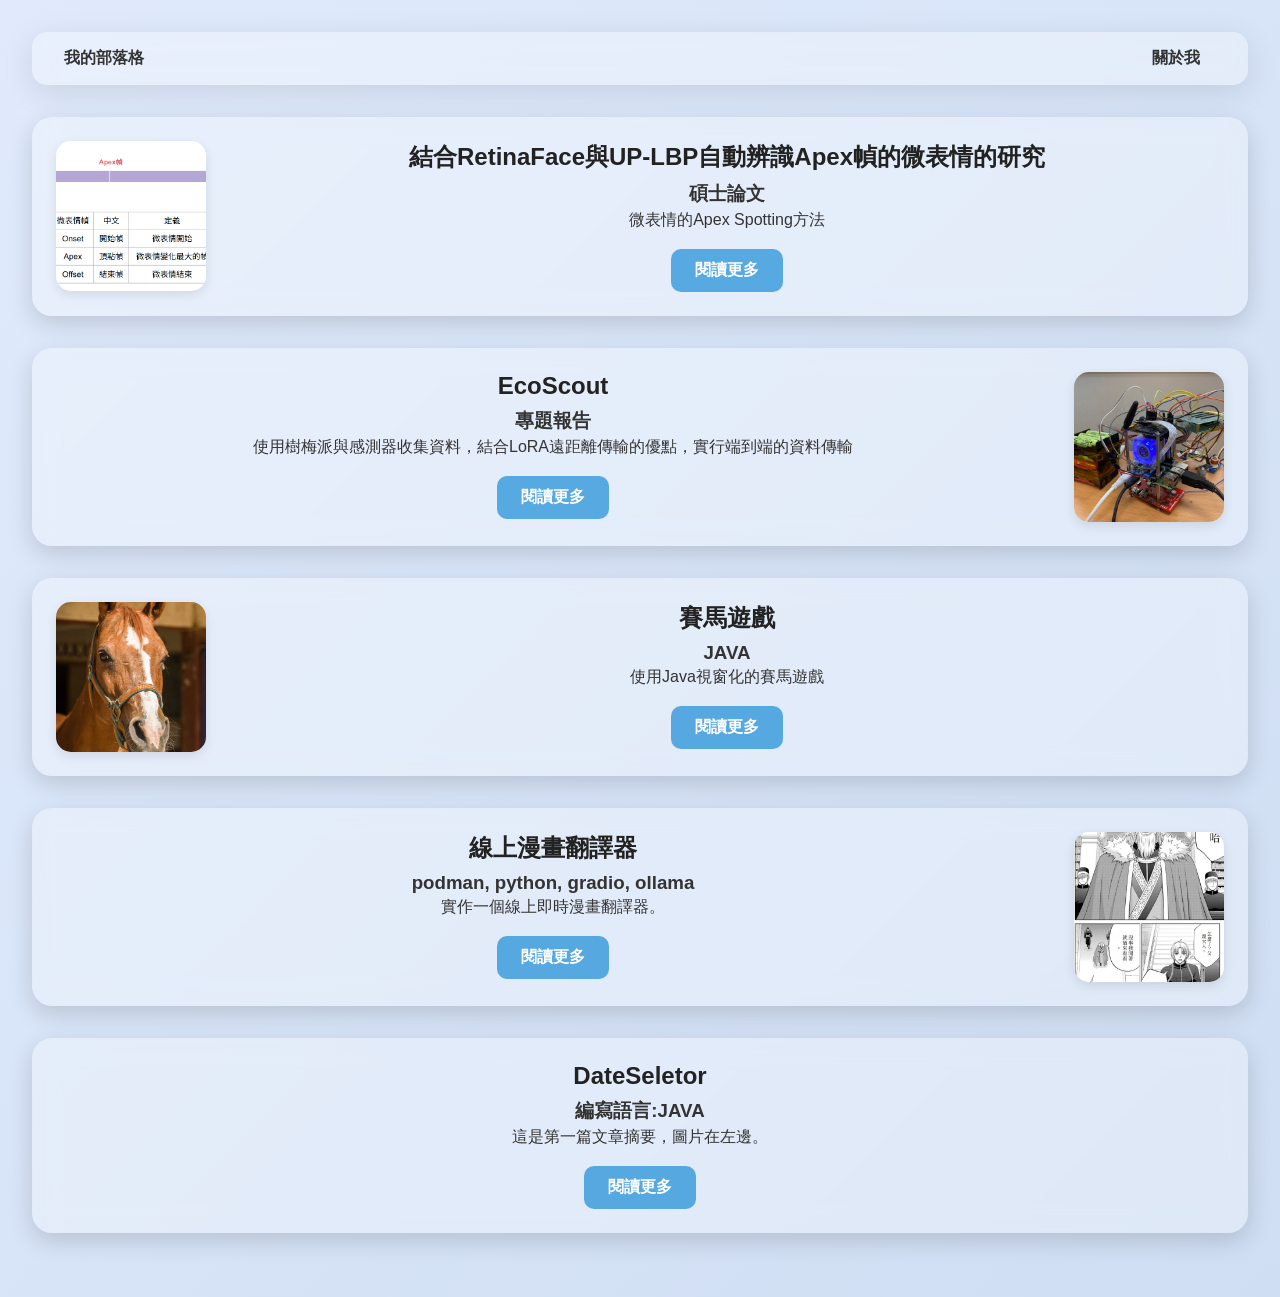
<file: index.html>
<head>
    <link rel="stylesheet" type="text/css" href="./b.css">
</head>
<body>

  <nav>
    <div><strong>我的部落格</strong></div>
    <div>
      <!--<a href="#">首頁</a>-->
      <a href="./about.html">關於我</a>
      <!--<a href="#">聯絡</a>-->
    </div>
  </nav>
  <div class="card">
    <img class="card-img" src="./projectHTML/projectIMG/thesis/ME_define.PNG" alt="文章圖片">
    <div class="card-content">
      <h2>結合RetinaFace與UP-LBP自動辨識Apex幀的微表情的研究</h2>
      <h3>碩士論文</h3>
      <p>微表情的Apex Spotting方法</p>
      <a href="./projectHTML/thesis.html" class="button">閱讀更多</a>
    </div>
  </div>
   <div class="card-reverse">
    <img class="card-img" src="./projectHTML/projectIMG/EcoScout/EcoScoutClient.png" alt="文章圖片">
    <div class="card-content">
      <h2>EcoScout</h2>
      <h3>專題報告</h3>
      <p>使用樹梅派與感測器收集資料，結合LoRA遠距離傳輸的優點，實行端到端的資料傳輸</p>
      <a href="./projectHTML/EcoScout.html" class="button">閱讀更多</a>
    </div>
  </div>
  <div class="card">
    <img class="card-img" src="./IMG/123.jpg" alt="文章圖片">
    <div class="card-content">
      <h2>賽馬遊戲</h2>
      <h3>JAVA</h3>
      <p>使用Java視窗化的賽馬遊戲</p>
      <a href="./projectHTML/RacingHorses.html" class="button">閱讀更多</a>
    </div>
  </div>
   <div class="card-reverse">
    <img class="card-img" src="./projectHTML/projectIMG/MangaTranslater/MangaTranslated.png" alt="文章圖片">
    <div class="card-content">
      <h2>線上漫畫翻譯器</h2>
      <h3>podman, python, gradio, ollama</h3>
      <p>實作一個線上即時漫畫翻譯器。</p>
      <a href="./projectHTML/MangaTranslator.html" class="button">閱讀更多</a>
    </div>
  </div>
  <div class="card">
    <!--<img class="card-img" src="./IMG/123.jpg" alt="文章圖片">-->
    <div class="card-content">
      <h2>DateSeletor</h2>
      <h3>編寫語言:JAVA</h3>
      <p>這是第一篇文章摘要，圖片在左邊。</p>
      <a href="./projectHTML/DateSelector.html" class="button">閱讀更多</a>
    </div>
  </div>
</body>
</file>
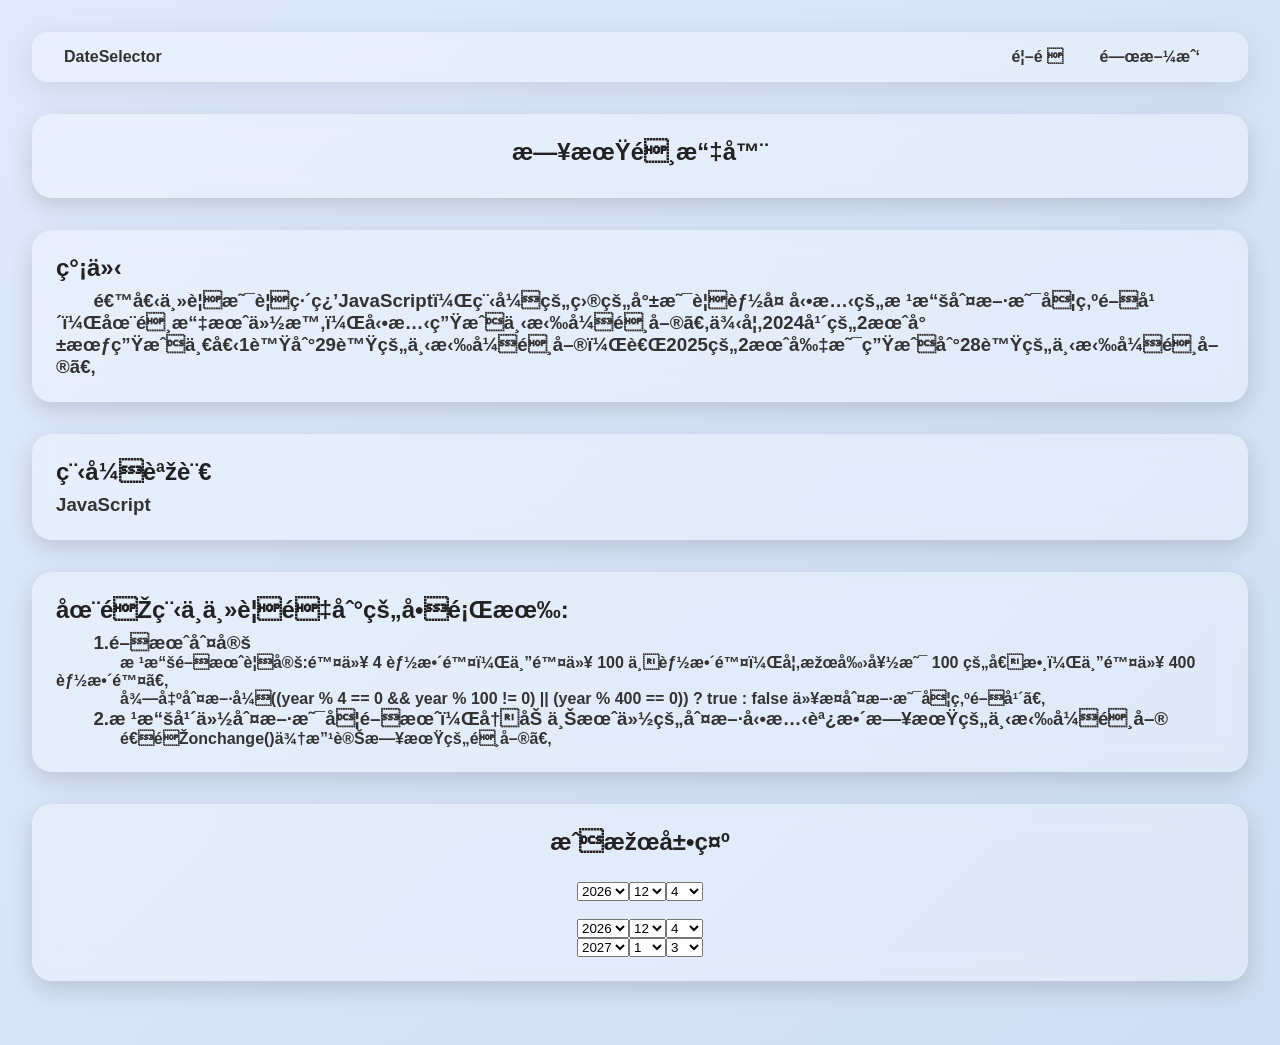
<file: projectHTML/DateSelector.html>
<head>
    <link rel="stylesheet" type="text/css" href="./b.css">
    <script src="./js/DateSelector.js" charset="utf-8"></script>
</head>
<body>

  <nav>
    <div><strong>DateSelector</strong></div>
    <div>
      <a href="../project.html">首頁</a>
      <a href="../about.html">關於我</a>
      <!--<a href="#"></a>-->
    </div>
  </nav>

  <div class="card-title">
    
    <div class="card-content">
      <h2>日期選擇器</h2>
    </div>
  </div>
  <div class="card">
    <div class="card-content">
      <h2>簡介</h2>
      <h3>&emsp;&emsp;這個主要是要練習JavaScript，程式的目的就是要能夠動態的根據判斷是否為閏年，在選擇月份時，動態生成下拉式選單。例如2024年的2月就會生成一個1號到29號的下拉式選單，而2025的2月則是生成到28號的下拉式選單。</h3>
    </div>
  </div>
  <div class="card">
    
    <div class="card-content">
      <h2 >程式語言</h2>
      <h3>JavaScript</h3>
    </div>
  </div>
<div class="card">
    
    <div class="card-content">
      <h2 >在過程中主要遇到的問題有:</h2>
      <h3 >&emsp;&emsp;1.閏月判定</h3>
      <h4 >&emsp;&emsp;&emsp;&emsp;根據閏月規定:除以 4 能整除，且除以 100 不能整除，如果剛好是 100 的倍數，且除以 400 能整除。</h4>
      <h4 >&emsp;&emsp;&emsp;&emsp;得出判斷式((year % 4 == 0 && year % 100 != 0) || (year % 400 == 0)) ? true : false 以此判斷是否為閏年。</h4>
      <h3 >&emsp;&emsp;2.根據年份判斷是否閏月，再加上月份的判斷動態調整日期的下拉式選單</h3>
      <h4 >&emsp;&emsp;&emsp;&emsp;透過onchange()來改變日期的選單。</h4>
    </div>
  </div>
<div class="card-conclude">
    
    <div class="card-content">
      <h2 >成果展示</h2><br>
      <div class="DateSelector tw-single">
      </div>
      <br>
      <div class="DateSelector tw-start">
      </div>
      <div class="DateSelector tw-end">
      </div>
    </div>
  </div>

</body>
</file>
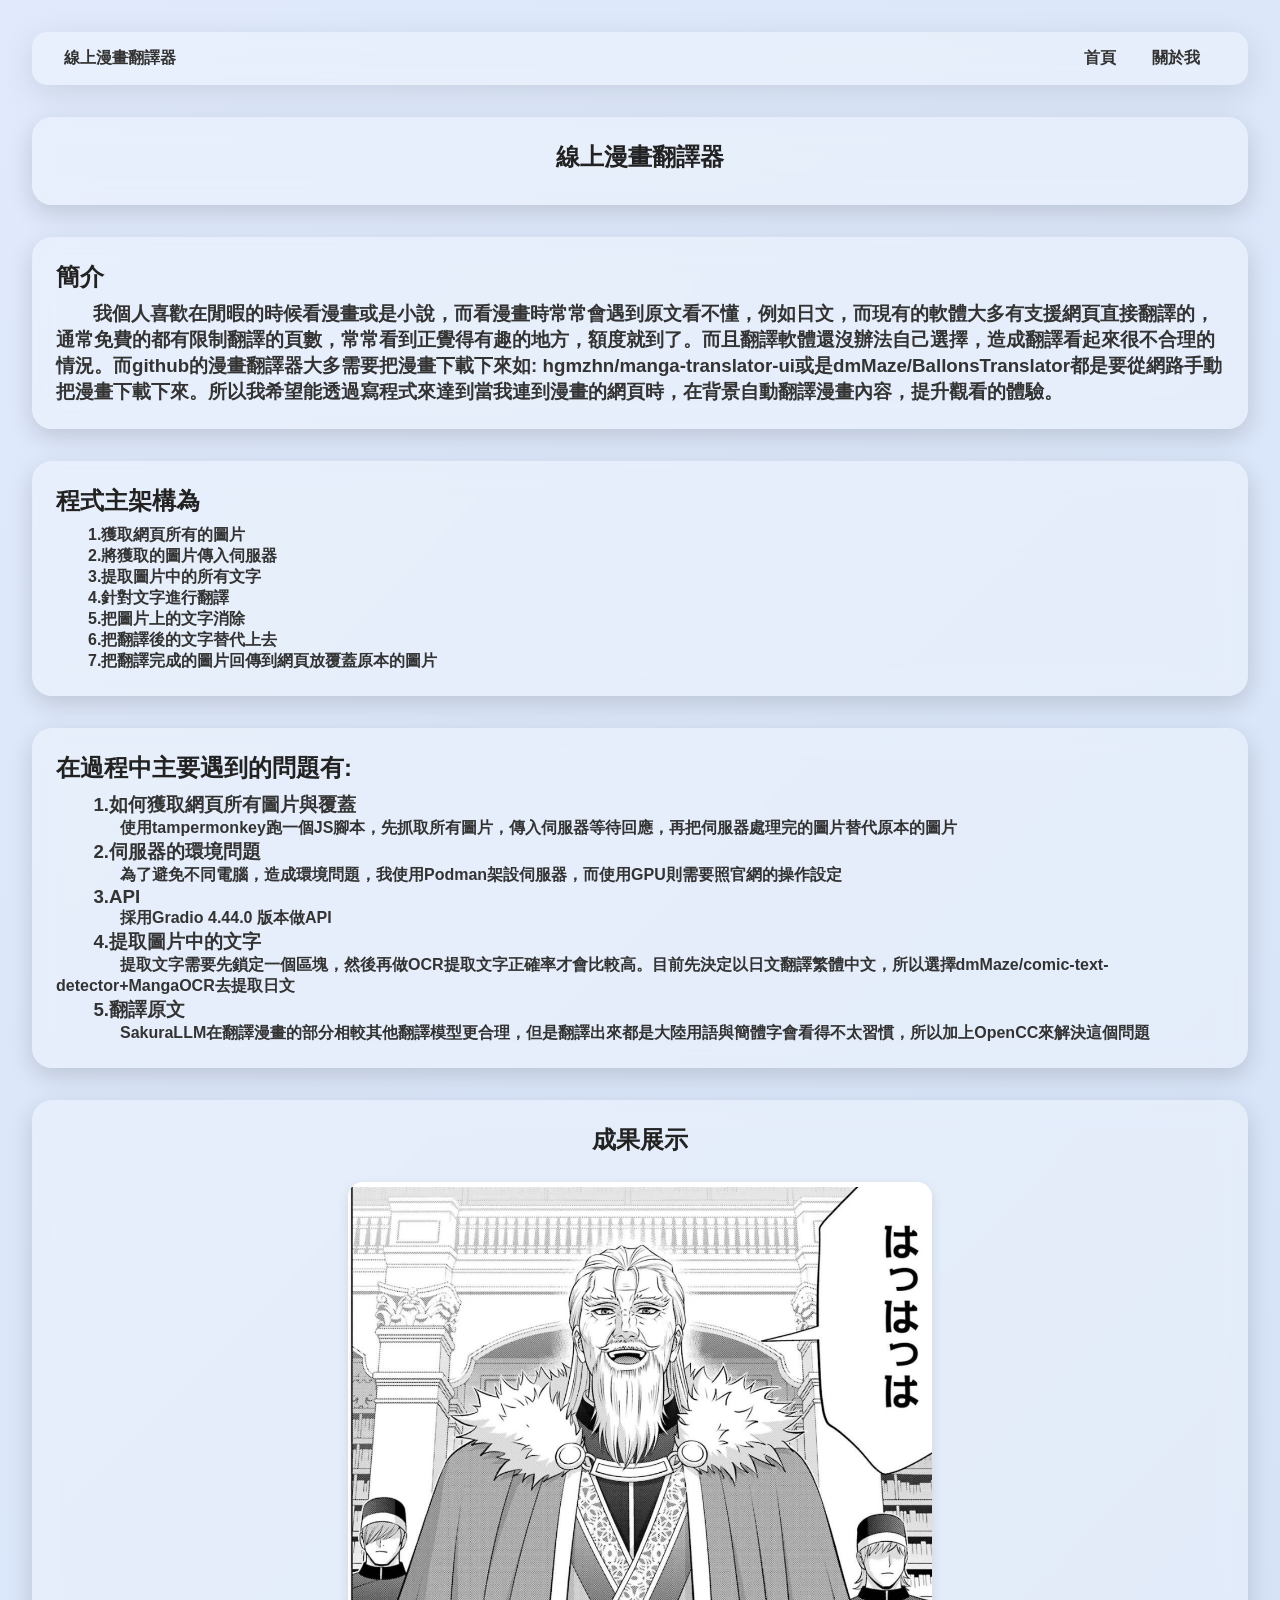
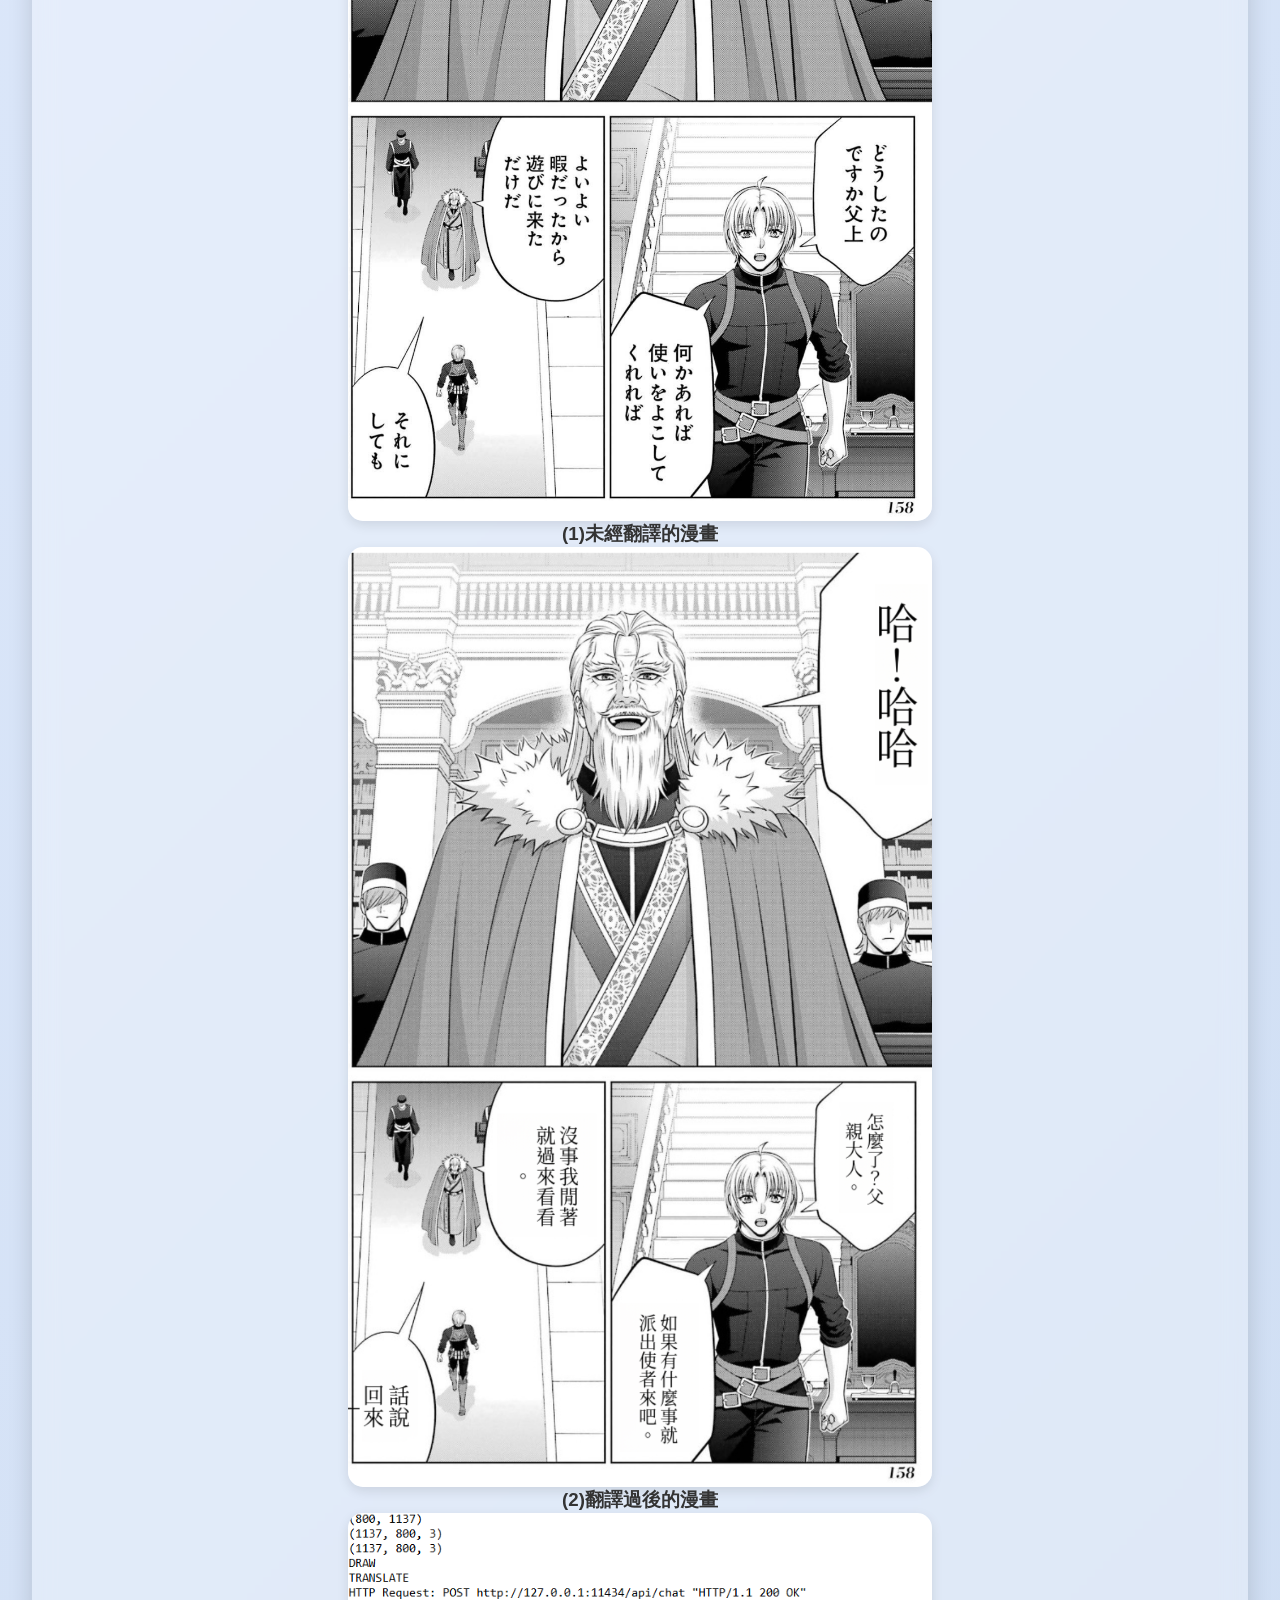
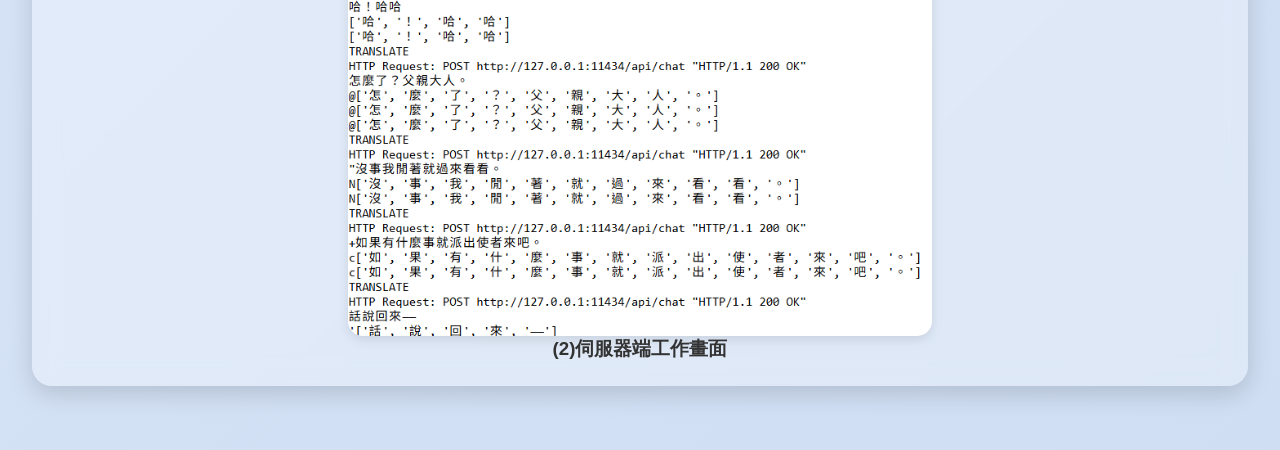
<file: projectHTML/MangaTranslator.html>
<head>
    <link rel="stylesheet" type="text/css" href="./b.css">
    
</head>
<body>

  <nav>
    <div><strong>線上漫畫翻譯器</strong></div>
    <div>
      <a href="../project.html">首頁</a>
      <a href="../about.html">關於我</a>
      <!--<a href="#"></a>-->
    </div>
  </nav>

  <div class="card-title">
    <!--<img class="card-img" src="../IMG/123.jpg" alt="文章圖片">-->
    <div class="card-content">
      <h2>線上漫畫翻譯器</h2>
      
      <!--<a href="#" class="button">Github</a>-->
    </div>
  </div>
  <div class="card">
    <div class="card-content">
      <h2>簡介</h2>
      <h3>&emsp;&emsp;我個人喜歡在閒暇的時候看漫畫或是小說，而看漫畫時常常會遇到原文看不懂，例如日文，而現有的軟體大多有支援網頁直接翻譯的，通常免費的都有限制翻譯的頁數，常常看到正覺得有趣的地方，額度就到了。而且翻譯軟體還沒辦法自己選擇，造成翻譯看起來很不合理的情況。而github的漫畫翻譯器大多需要把漫畫下載下來如: hgmzhn/manga-translator-ui或是dmMaze/BallonsTranslator都是要從網路手動把漫畫下載下來。所以我希望能透過寫程式來達到當我連到漫畫的網頁時，在背景自動翻譯漫畫內容，提升觀看的體驗。</h3>
    </div>
  </div>
  <div class="card">
    
    <div class="card-content">
      <h2 >程式主架構為</h2>
      <h4>&emsp;&emsp;1.獲取網頁所有的圖片</h4>
      <h4>&emsp;&emsp;2.將獲取的圖片傳入伺服器</h4>
      <h4>&emsp;&emsp;3.提取圖片中的所有文字</h4>
      <h4>&emsp;&emsp;4.針對文字進行翻譯</h4>
      <h4>&emsp;&emsp;5.把圖片上的文字消除</h4>
      <h4>&emsp;&emsp;6.把翻譯後的文字替代上去</h4>
      <h4>&emsp;&emsp;7.把翻譯完成的圖片回傳到網頁放覆蓋原本的圖片</h4>
    </div>
  </div>
<div class="card">
    <!--<img class="card-img" src="./projectIMG/RacingHorsesMain.png" alt="文章圖片">-->
    <div class="card-content">
      <h2 >在過程中主要遇到的問題有:</h2>
      <h3 >&emsp;&emsp;1.如何獲取網頁所有圖片與覆蓋</h3>
      <h4 >&emsp;&emsp;&emsp;&emsp;使用tampermonkey跑一個JS腳本，先抓取所有圖片，傳入伺服器等待回應，再把伺服器處理完的圖片替代原本的圖片</h4>
      <h3 >&emsp;&emsp;2.伺服器的環境問題</h3>
      <h4 >&emsp;&emsp;&emsp;&emsp;為了避免不同電腦，造成環境問題，我使用Podman架設伺服器，而使用GPU則需要照官網的操作設定</h4>
      <h3 >&emsp;&emsp;3.API</h3>
      <h4 >&emsp;&emsp;&emsp;&emsp;採用Gradio 4.44.0 版本做API</h4>
      <h3 >&emsp;&emsp;4.提取圖片中的文字</h3>
      <h4 >&emsp;&emsp;&emsp;&emsp;提取文字需要先鎖定一個區塊，然後再做OCR提取文字正確率才會比較高。目前先決定以日文翻譯繁體中文，所以選擇dmMaze/comic-text-detector+MangaOCR去提取日文</h4>
      <h3 >&emsp;&emsp;5.翻譯原文</h3>
      <h4 >&emsp;&emsp;&emsp;&emsp;SakuraLLM在翻譯漫畫的部分相較其他翻譯模型更合理，但是翻譯出來都是大陸用語與簡體字會看得不太習慣，所以加上OpenCC來解決這個問題</h4>

    </div>
  </div>
<div class="card-conclude">
    
    <div class="card-content">
      <h2 >成果展示</h2><br>
      <img class="card-img-big" src="./projectIMG/MangaTranslater/MangaOringin.png" alt="文章圖片">
      <h3 >(1)未經翻譯的漫畫</h3>
      <img class="card-img-big" src="./projectIMG/MangaTranslater/MangaTranslated.png" alt="文章圖片">
      <h3 >(2)翻譯過後的漫畫</h3>
      <img class="card-img-big" src="./projectIMG/MangaTranslater/MangaTranslterServer.png" alt="文章圖片">
      <h3 >(2)伺服器端工作畫面</h3>
    </div>
  </div>

</body>
</file>
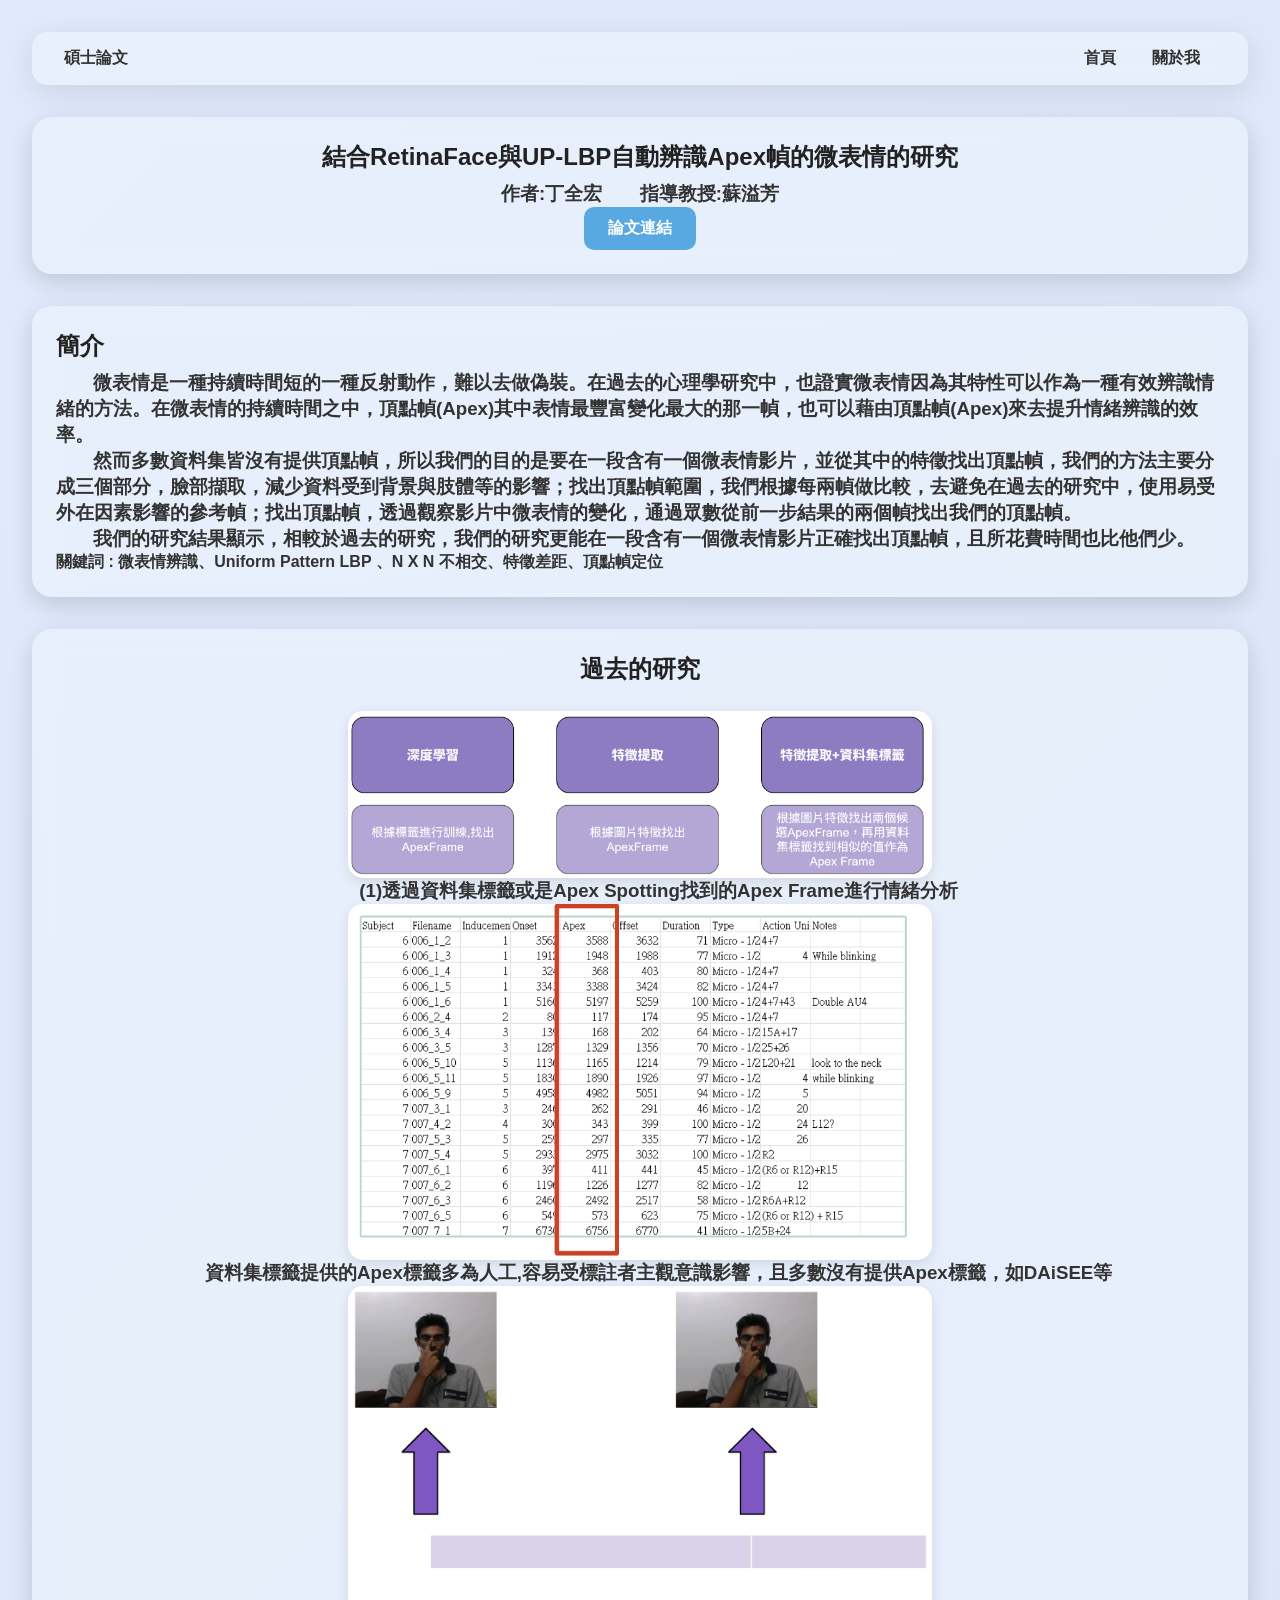
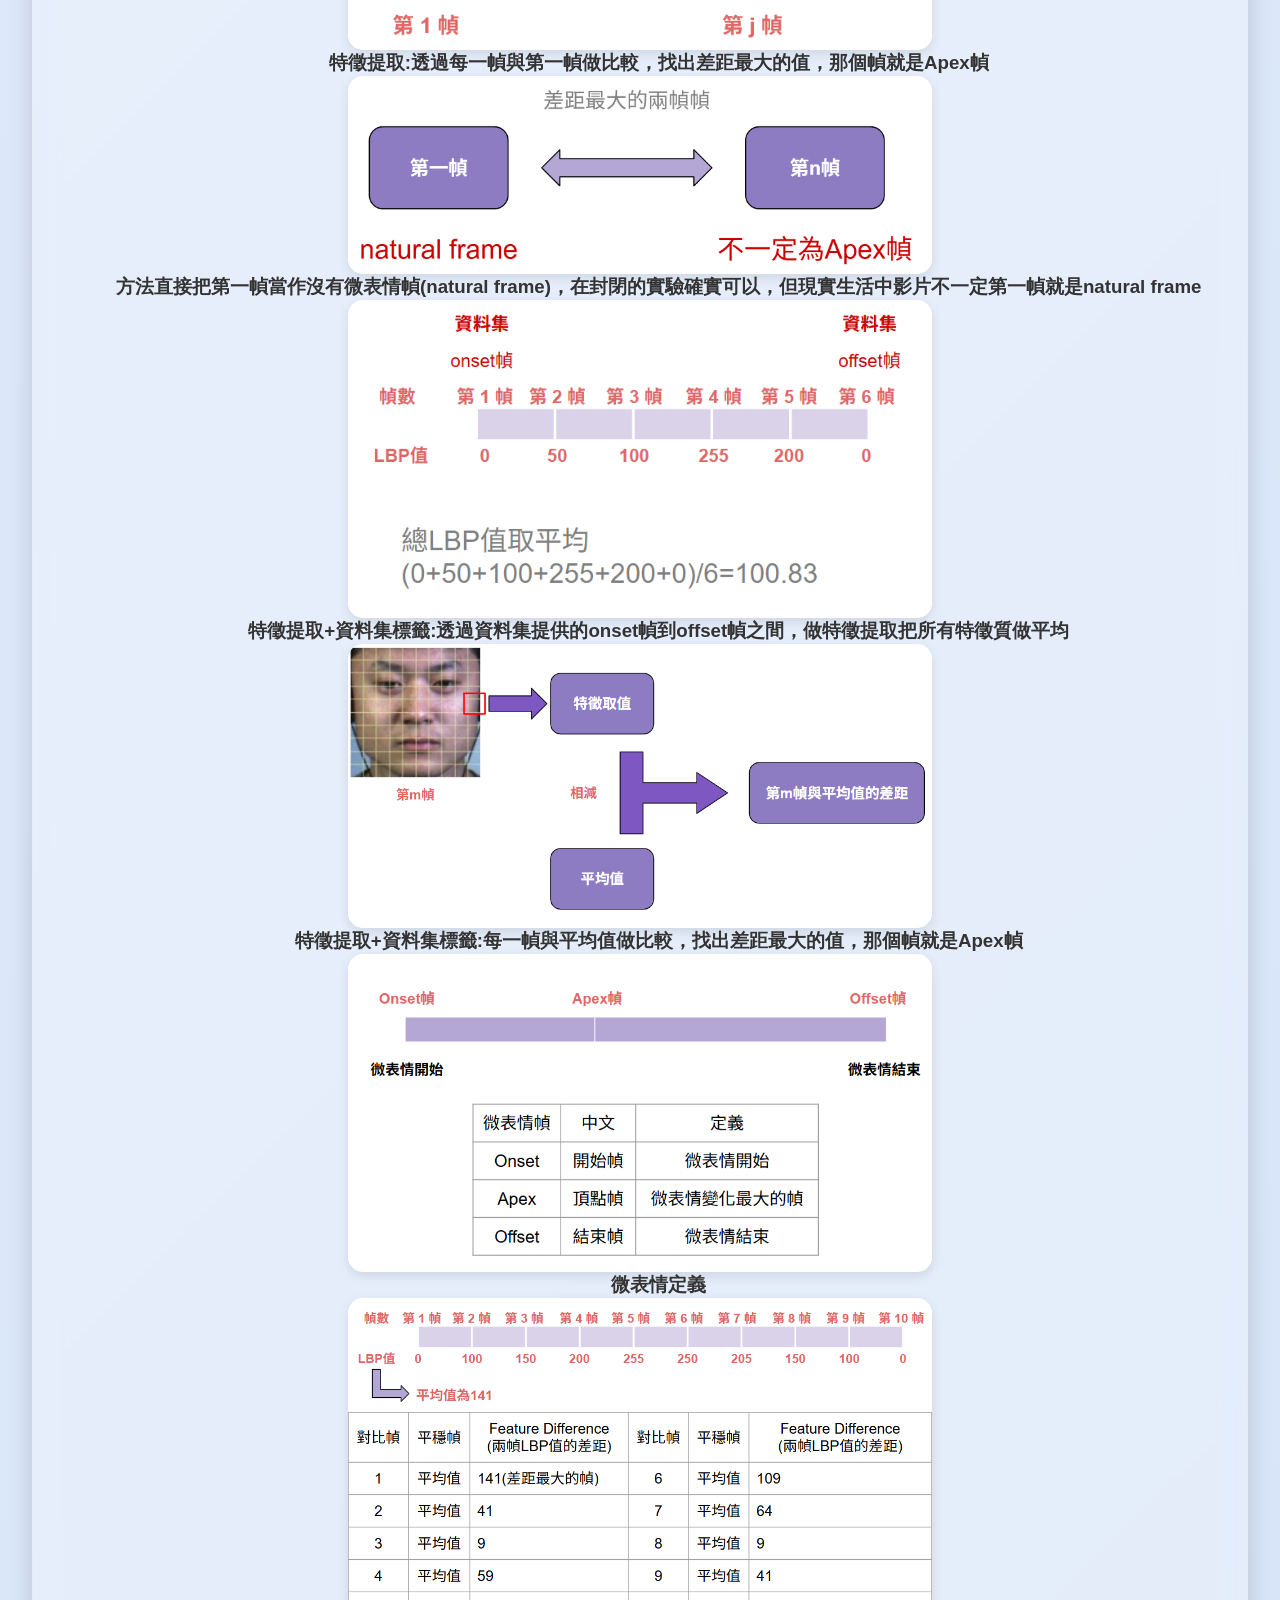
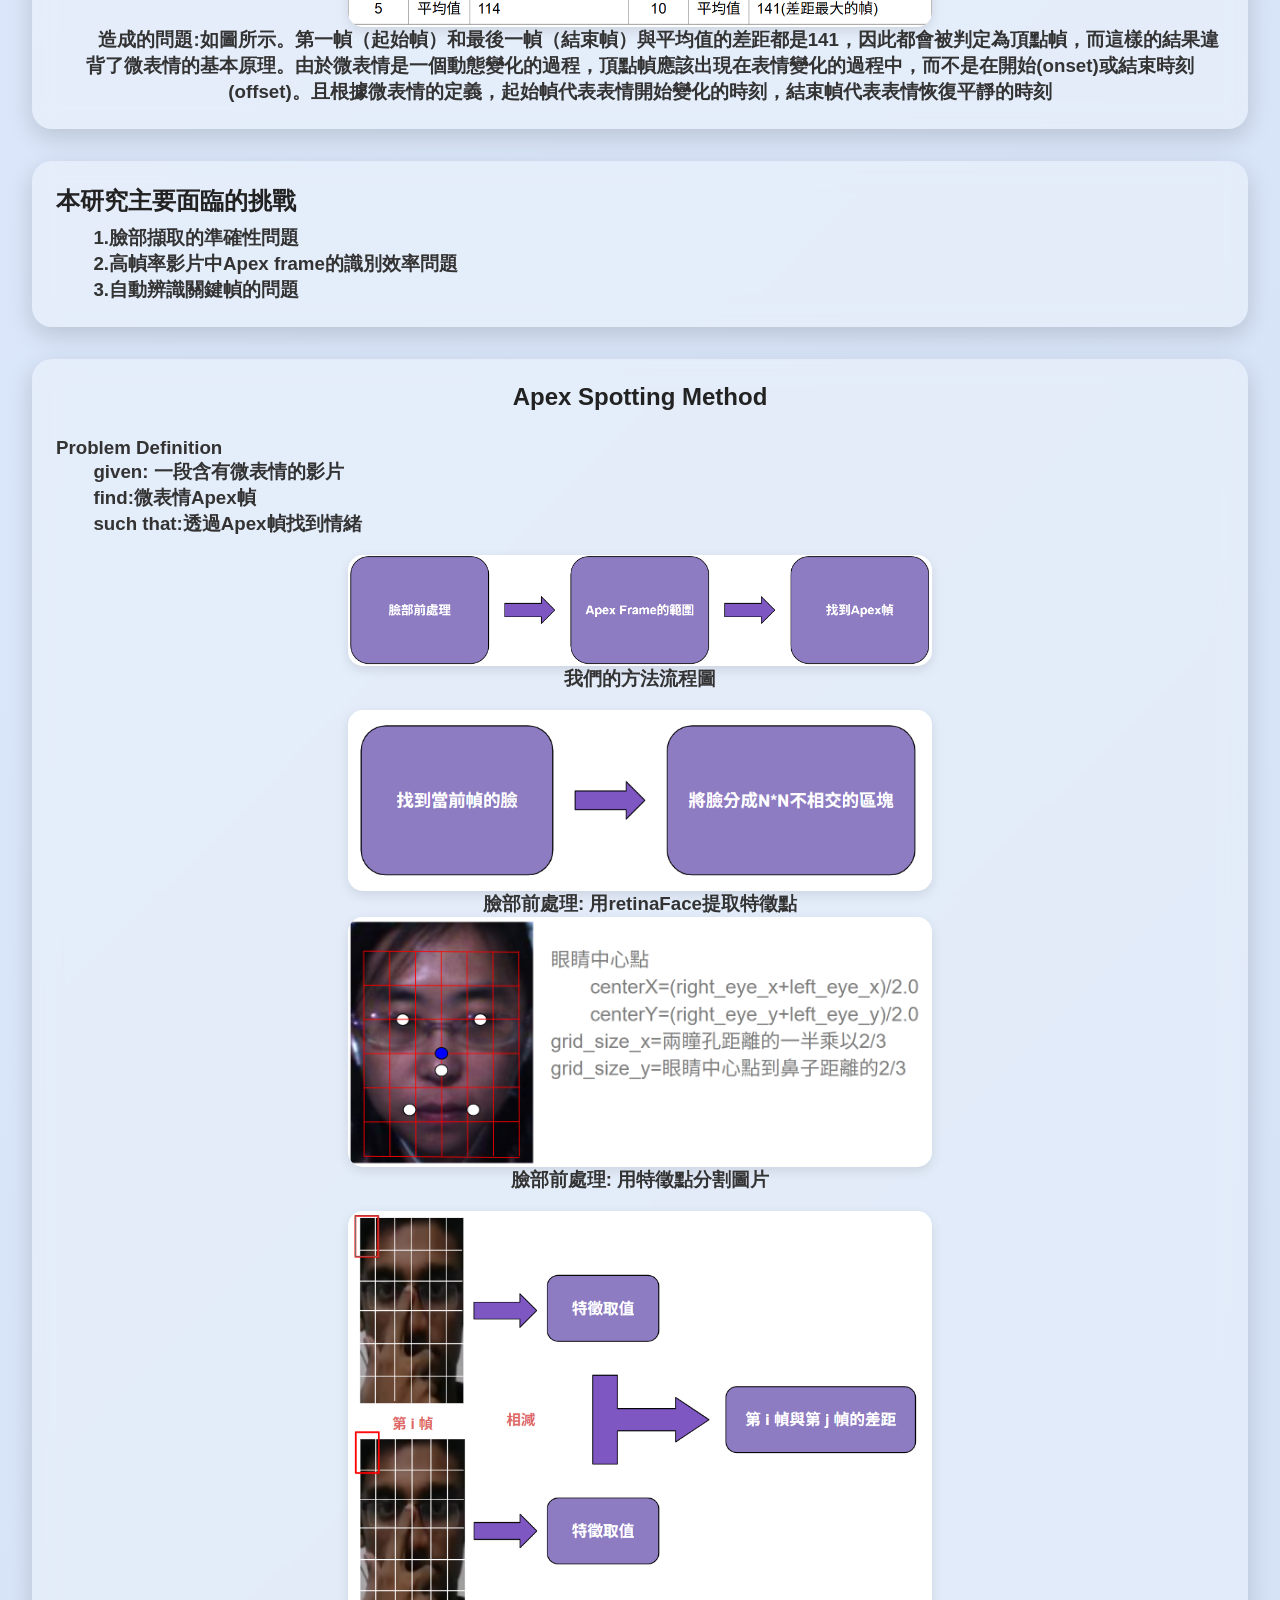
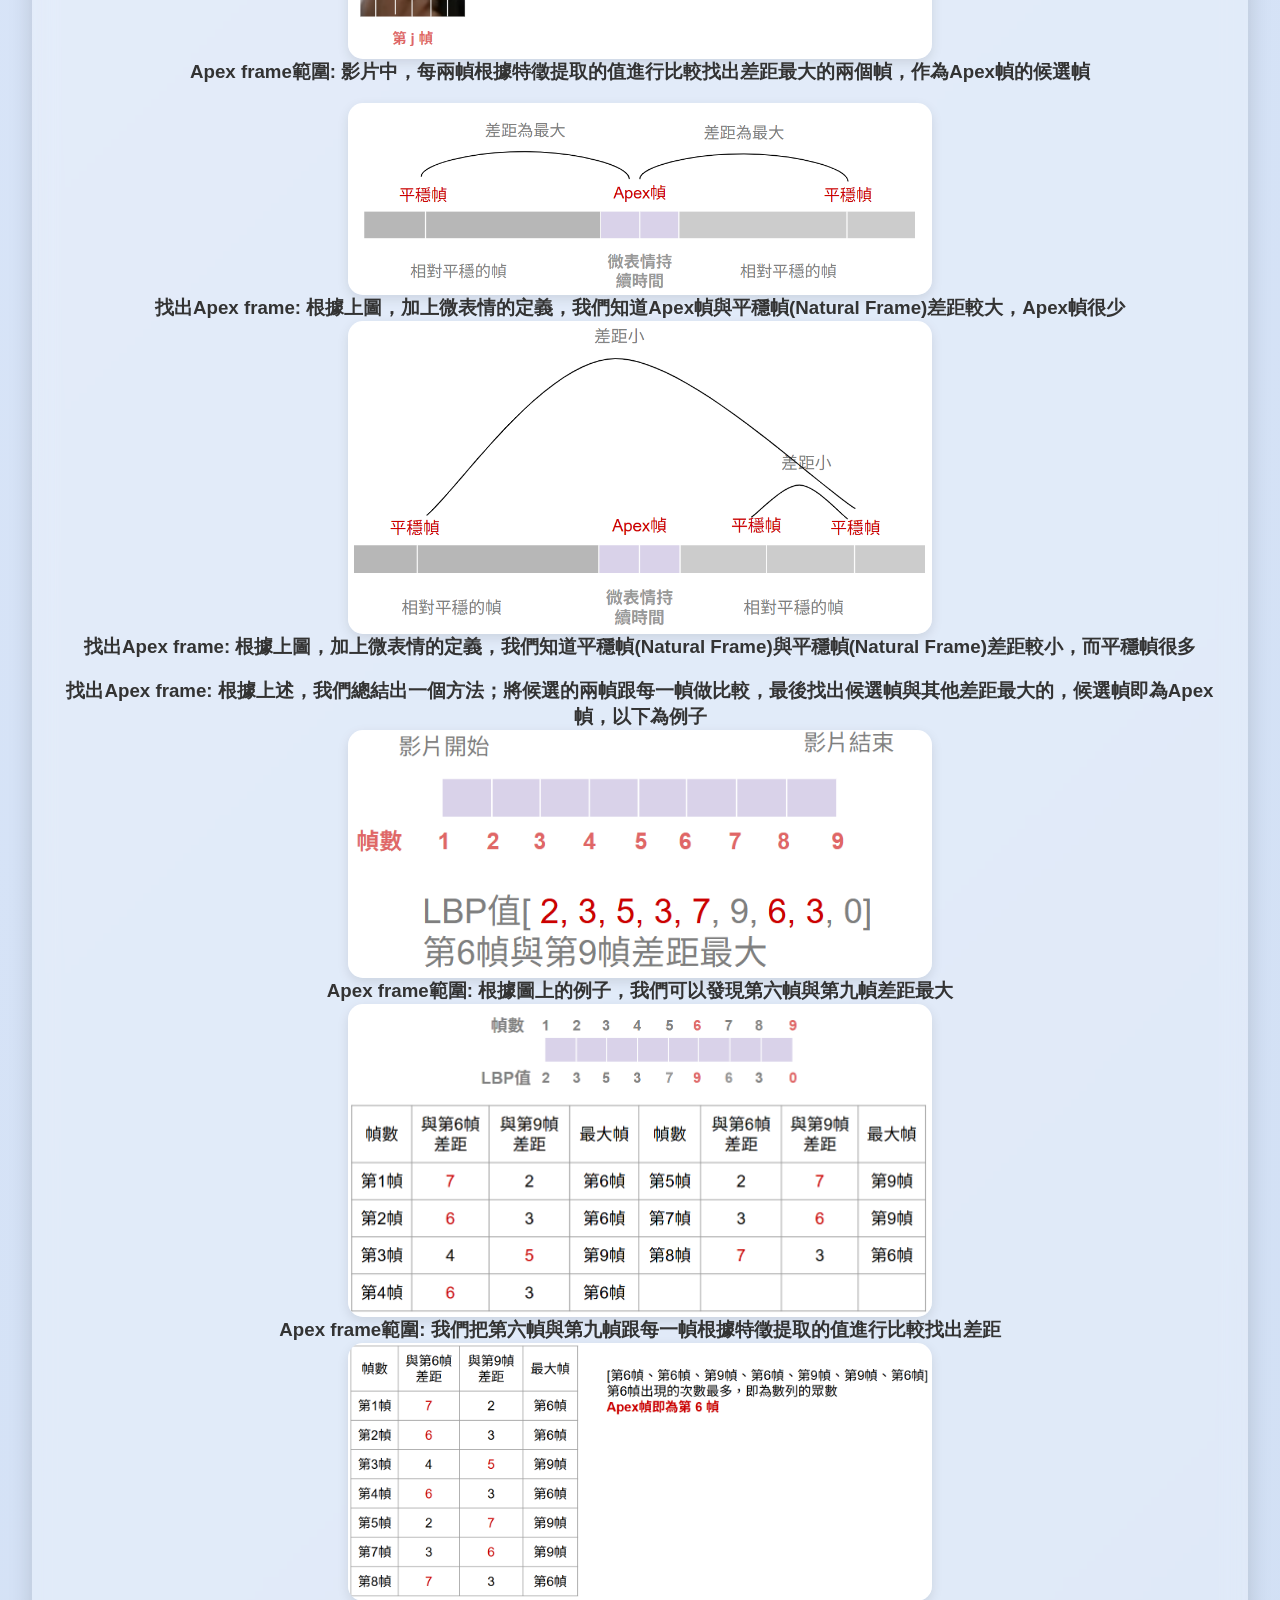
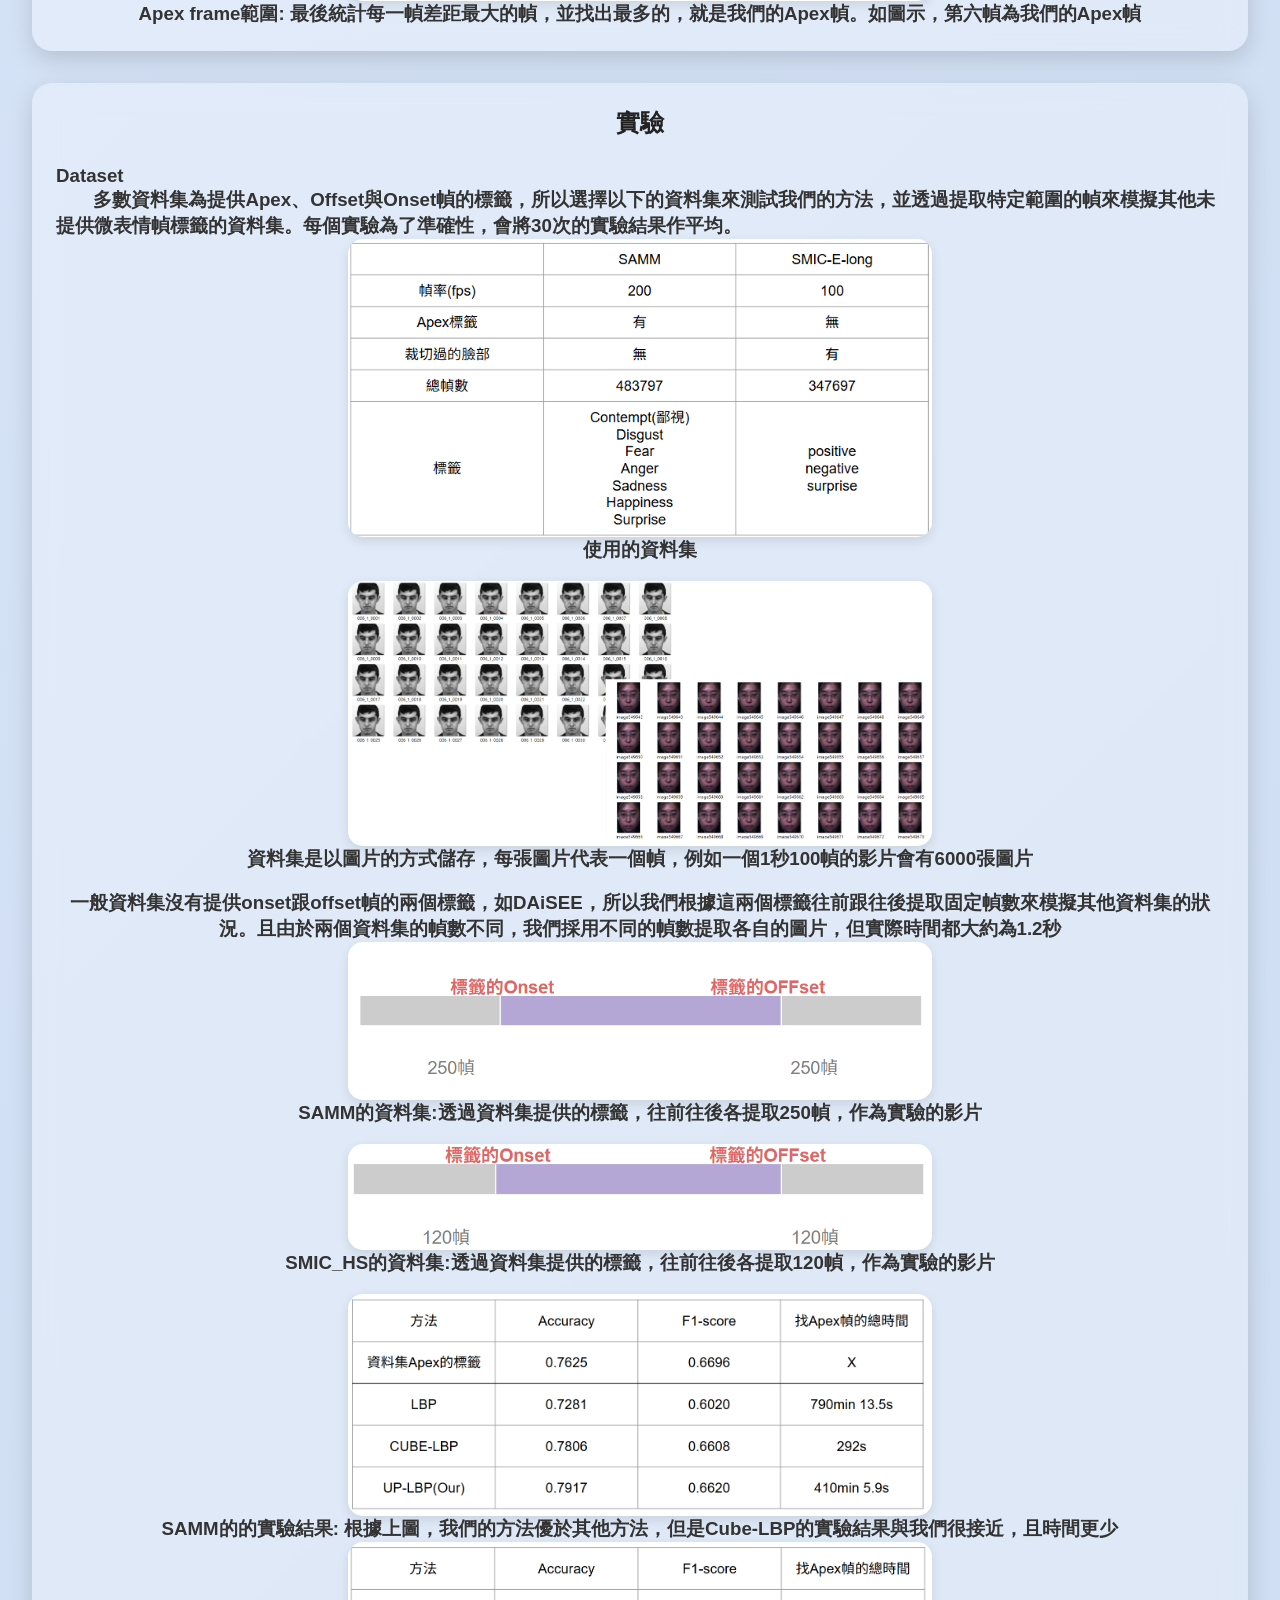
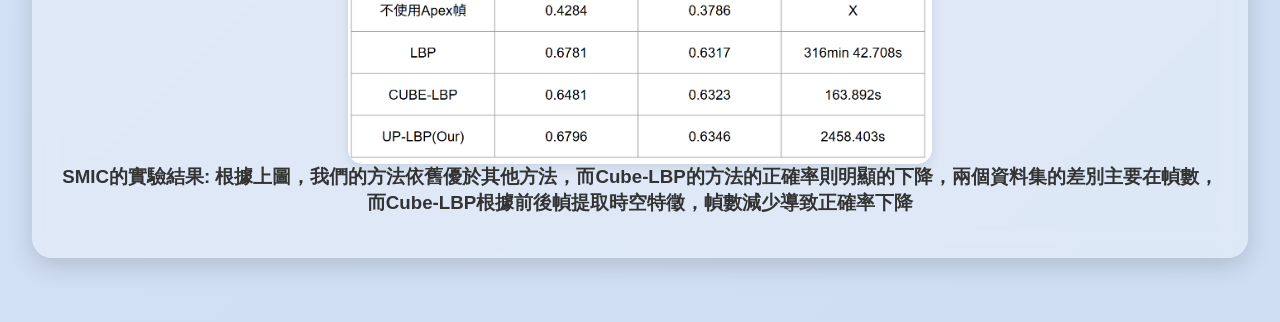
<file: projectHTML/thesis.html>
<head>
    <link rel="stylesheet" type="text/css" href="./b.css">
</head>
<body>

  <nav>
    <div><strong>碩士論文</strong></div>
    <div>
      <a href="../project.html">首頁</a>
      <a href="../about.html">關於我</a>
      <!--<a href="#"></a>-->
    </div>
  </nav>

  <div class="card-title">
    <div class="card-content">
      <h2>結合RetinaFace與UP-LBP自動辨識Apex幀的微表情的研究</h2>
      <h3>作者:丁全宏&emsp;&emsp;指導教授:蘇溢芳</h3>
      <a href="http://140.127.82.166/handle/987654321/22682" class="button">論文連結</a>
    </div>
  </div>
  <div class="card">
    <div class="card-content">
      <h2>簡介</h2>
      <h3>&emsp;&emsp;微表情是一種持續時間短的一種反射動作，難以去做偽裝。在過去的心理學研究中，也證實微表情因為其特性可以作為一種有效辨識情緒的方法。在微表情的持續時間之中，頂點幀(Apex)其中表情最豐富變化最大的那一幀，也可以藉由頂點幀(Apex)來去提升情緒辨識的效率。<br>&emsp;&emsp;然而多數資料集皆沒有提供頂點幀，所以我們的目的是要在一段含有一個微表情影片，並從其中的特徵找出頂點幀，我們的方法主要分成三個部分，臉部擷取，減少資料受到背景與肢體等的影響；找出頂點幀範圍，我們根據每兩幀做比較，去避免在過去的研究中，使用易受外在因素影響的參考幀；找出頂點幀，透過觀察影片中微表情的變化，通過眾數從前一步結果的兩個幀找出我們的頂點幀。<br>&emsp;&emsp;我們的研究結果顯示，相較於過去的研究，我們的研究更能在一段含有一個微表情影片正確找出頂點幀，且所花費時間也比他們少。</h3>
      <h4>關鍵詞 : 微表情辨識、Uniform Pattern LBP 、N X N 不相交、特徵差距、頂點幀定位</h4>    
</div>
  </div>
  <div class="card-conclude">
    
    <div class="card-content">
      <h2>過去的研究</h2><br>
      <img class="card-img-big" src="./projectIMG/thesis/ApexSpottingExistedMethod.PNG" alt="文章圖片">
      <h3>&emsp;&emsp;(1)透過資料集標籤或是Apex Spotting找到的Apex Frame進行情緒分析</h3>
      <img class="card-img-big" src="./projectIMG/thesis/ApexSopttingUseApexLabel.PNG" alt="文章圖片">
      <h3>&emsp;&emsp;資料集標籤提供的Apex標籤多為人工,容易受標註者主觀意識影響，且多數沒有提供Apex標籤，如DAiSEE等</h3>
      <img class="card-img-big" src="./projectIMG/thesis/ApexSpotting1.PNG" alt="文章圖片">
      <h3>&emsp;&emsp;特徵提取:透過每一幀與第一幀做比較，找出差距最大的值，那個幀就是Apex幀</h3>
      <img class="card-img-big" src="./projectIMG/thesis/FirstFrameNotNatural.PNG" alt="文章圖片">
      <h3>&emsp;&emsp;方法直接把第一幀當作沒有微表情幀(natural frame)，在封閉的實驗確實可以，但現實生活中影片不一定第一幀就是natural frame</h3>
      <img class="card-img-big" src="./projectIMG/thesis/ApexSpotting2-1.PNG" alt="文章圖片">
      <h3>&emsp;&emsp;特徵提取+資料集標籤:透過資料集提供的onset幀到offset幀之間，做特徵提取把所有特徵質做平均</h3>
      <img class="card-img-big" src="./projectIMG/thesis/ApexSpotting2-2.PNG" alt="文章圖片">
      <h3>&emsp;&emsp;特徵提取+資料集標籤:每一幀與平均值做比較，找出差距最大的值，那個幀就是Apex幀</h3>
      <img class="card-img-big" src="./projectIMG/thesis/ME_define.PNG" alt="文章圖片">
      <h3>&emsp;&emsp;微表情定義</h3>
      <img class="card-img-big" src="./projectIMG/thesis/ApexSpotting2Error.PNG" alt="文章圖片">
      <h3>&emsp;&emsp;造成的問題:如圖所示。第一幀（起始幀）和最後一幀（結束幀）與平均值的差距都是141，因此都會被判定為頂點幀，而這樣的結果違背了微表情的基本原理。由於微表情是一個動態變化的過程，頂點幀應該出現在表情變化的過程中，而不是在開始(onset)或結束時刻(offset)。且根據微表情的定義，起始幀代表表情開始變化的時刻，結束幀代表表情恢復平靜的時刻</h3>
      
    </div>
  </div>
<div class="card">
    <div class="card-content">
      <h2 >本研究主要面臨的挑戰</h2>
      <h3 >&emsp;&emsp;1.臉部擷取的準確性問題</h3>
      <h3 >&emsp;&emsp;2.高幀率影片中Apex frame的識別效率問題</h3>
      <h3 >&emsp;&emsp;3.自動辨識關鍵幀的問題</h3>
    </div>
  </div>
  <div class="card-conclude">
    
    <div class="card-content">
      <h2 >Apex Spotting Method</h2><br>
      <h3 style="text-align: left;">Problem Definition</h3>
      <h3 style="text-align: left;">&emsp;&emsp;given: 一段含有微表情的影片</h3>
      <h3 style="text-align: left;">&emsp;&emsp;find:微表情Apex幀</h3>
      <h3 style="text-align: left;">&emsp;&emsp;such that:透過Apex幀找到情緒</h3><br>

      <img class="card-img-big" src="./projectIMG/thesis/methodFrame.PNG" alt="文章圖片">
      <h3 >我們的方法流程圖</h3><br>
      <img class="card-img-big" src="./projectIMG/thesis/methodSplitFace.PNG" alt="文章圖片">
      <h3 >臉部前處理: 用retinaFace提取特徵點</h3>
      <img class="card-img-big" src="./projectIMG/thesis/methodSplitFaceEq.PNG" alt="文章圖片">
      <h3 >臉部前處理: 用特徵點分割圖片</h3><br>
      <img class="card-img-big" src="./projectIMG/thesis/methodCalcLBP.PNG" alt="文章圖片">
      <h3 >Apex frame範圍: 影片中，每兩幀根據特徵提取的值進行比較找出差距最大的兩個幀，作為Apex幀的候選幀</h3><br>
      <img class="card-img-big" src="./projectIMG/thesis/methodApexCompareNatural.PNG" alt="文章圖片">
      <h3 >找出Apex frame: 根據上圖，加上微表情的定義，我們知道Apex幀與平穩幀(Natural Frame)差距較大，Apex幀很少</h3>
      <img class="card-img-big" src="./projectIMG/thesis/methodNatrualCompareNatural.PNG" alt="文章圖片">
      <h3 >找出Apex frame: 根據上圖，加上微表情的定義，我們知道平穩幀(Natural Frame)與平穩幀(Natural Frame)差距較小，而平穩幀很多</h3><br>
      <h3 >找出Apex frame: 根據上述，我們總結出一個方法；將候選的兩幀跟每一幀做比較，最後找出候選幀與其他差距最大的，候選幀即為Apex幀，以下為例子</h3>
      <img class="card-img-big" src="./projectIMG/thesis/methodFindApex1.PNG" alt="文章圖片">
      <h3 >Apex frame範圍: 根據圖上的例子，我們可以發現第六幀與第九幀差距最大</h3>
      <img class="card-img-big" src="./projectIMG/thesis/methodFindApex2.PNG" alt="文章圖片">
      <h3 >Apex frame範圍: 我們把第六幀與第九幀跟每一幀根據特徵提取的值進行比較找出差距</h3>
      <img class="card-img-big" src="./projectIMG/thesis/methodFindApex3.PNG" alt="文章圖片">
      <h3 >Apex frame範圍: 最後統計每一幀差距最大的幀，並找出最多的，就是我們的Apex幀。如圖示，第六幀為我們的Apex幀</h3>

    </div>
  </div>
  <div class="card-conclude">
    
    <div class="card-content">
      <h2 >實驗</h2><br>
      <h3 style="text-align: left;">Dataset</h3>
      <h3 style="text-align: left;">&emsp;&emsp;多數資料集為提供Apex、Offset與Onset幀的標籤，所以選擇以下的資料集來測試我們的方法，並透過提取特定範圍的幀來模擬其他未提供微表情幀標籤的資料集。每個實驗為了準確性，會將30次的實驗結果作平均。</h3>
      <img class="card-img-big" src="./projectIMG/thesis/Dataset2.PNG" alt="文章圖片">
      <h3 >使用的資料集</h3><br>
      <img class="card-img-big" src="./projectIMG/thesis/DatasetIMG.PNG" alt="文章圖片">
      <h3 >資料集是以圖片的方式儲存，每張圖片代表一個幀，例如一個1秒100幀的影片會有6000張圖片</h3><br>
      <h3 >一般資料集沒有提供onset跟offset幀的兩個標籤，如DAiSEE，所以我們根據這兩個標籤往前跟往後提取固定幀數來模擬其他資料集的狀況。且由於兩個資料集的幀數不同，我們採用不同的幀數提取各自的圖片，但實際時間都大約為1.2秒</h3>
      <img class="card-img-big" src="./projectIMG/thesis/SAMM2Video.PNG" alt="文章圖片">
      <h3 >SAMM的資料集:透過資料集提供的標籤，往前往後各提取250幀，作為實驗的影片</h3><br>
      <img class="card-img-big" src="./projectIMG/thesis/SMIC2Video.PNG" alt="文章圖片">
      <h3 >SMIC_HS的資料集:透過資料集提供的標籤，往前往後各提取120幀，作為實驗的影片</h3><br>
      <img class="card-img-big" src="./projectIMG/thesis/SAMMExp.PNG" alt="文章圖片">
      <h3 >SAMM的的實驗結果: 根據上圖，我們的方法優於其他方法，但是Cube-LBP的實驗結果與我們很接近，且時間更少</h3>
      <img class="card-img-big" src="./projectIMG/thesis/SMIC_HSEXP.PNG" alt="文章圖片">
      <h3 >SMIC的實驗結果: 根據上圖，我們的方法依舊優於其他方法，而Cube-LBP的方法的正確率則明顯的下降，兩個資料集的差別主要在幀數，而Cube-LBP根據前後幀提取時空特徵，幀數減少導致正確率下降</h3><br>

    </div>
  </div>

</body>
</file>
<file: b.css>
/* 基礎設定 */
* {
  margin: 0;
  padding: 0;
  box-sizing: border-box;
  font-family: 'Helvetica Neue', sans-serif;
}

body {
  background: linear-gradient(135deg, #e0eafc, #cfdef3);
  color: #333;
  padding: 2rem;
  min-height: 100vh;
}

/* 導覽列 */
nav {
  background: rgba(255, 255, 255, 0.3);
  backdrop-filter: blur(10px);
  -webkit-backdrop-filter: blur(10px);
  border-radius: 15px;
  padding: 1rem 2rem;
  display: flex;
  justify-content: space-between;
  align-items: center;
  margin-bottom: 2rem;
  box-shadow: 0 8px 32px rgba(0, 0, 0, 0.1);
}

nav a {
  color: #333;
  text-decoration: none;
  margin: 0 1rem;
  font-weight: bold;
  transition: color 0.3s;
}

nav a:hover {
  color: #3498db;
}

.card {
  display: flex;
  align-items: flex-start;
  text-align: center;
  background: rgba(255, 255, 255, 0.3);
  backdrop-filter: blur(12px);
  -webkit-backdrop-filter: blur(12px);
  border-radius: 20px;
  padding: 1.5rem;
  margin-bottom: 2rem;
  box-shadow: 0 8px 24px rgba(0, 0, 0, 0.15);
  transition: transform 0.3s;
  gap: 1.5rem;
}

.card:hover {
  transform: translateY(-5px);
}

.card-img {
  width: 150px;
  height: 150px;
  flex-shrink: 0;
  border-radius: 15px;
  object-fit: cover;
  box-shadow: 0 4px 12px rgba(0,0,0,0.1);
}

.card-content {
  flex: 1;
}

.card-content h2 {
  margin-bottom: 0.5rem;
  color: #222;
}

.card-content p {
  line-height: 1.6;
  margin-bottom: 1rem;
}

/* 交錯排列 - 反轉順序 */
.card-reverse {
  flex-direction: row-reverse;
  text-align: center;
  display: flex;
  align-items: flex-start;
  background: rgba(255, 255, 255, 0.3);
  backdrop-filter: blur(12px);
  -webkit-backdrop-filter: blur(12px);
  border-radius: 20px;
  padding: 1.5rem;
  margin-bottom: 2rem;
  box-shadow: 0 8px 24px rgba(0, 0, 0, 0.15);
  transition: transform 0.3s;
  gap: 1.5rem;
}

/* 按鈕樣式 */
.button {
  display: inline-block;
  background-color: rgba(52, 152, 219, 0.8);
  color: white;
  padding: 0.7rem 1.5rem;
  border: none;
  border-radius: 10px;
  text-decoration: none;
  font-weight: bold;
  transition: background-color 0.3s, transform 0.2s;
  cursor: pointer;
}

.button:hover {
  background-color: rgba(41, 128, 185, 0.9);
  transform: scale(1.05);
}

/* 響應式設計 */
@media (max-width: 768px) {
  nav {
    flex-direction: column;
    align-items: flex-start;
  }

  .card,
  .card-reverse {
    flex-direction: column;
    align-items: center;
    text-align: center;
  }

  .card-img {
    width: 100%;
    height: auto;
    border-radius: 12px;
  }

  .card-content {
    margin-top: 1rem;
  }

  .button {
    width: 100%;
    text-align: center;
  }
}
</file>
<file: projectHTML/b.css>
/* 基礎設定 */
* {
  margin: 0;
  padding: 0;
  box-sizing: border-box;
  font-family: 'Helvetica Neue', sans-serif;
}

body {
  background: linear-gradient(135deg, #e0eafc, #cfdef3);
  color: #333;
  padding: 2rem;
  min-height: 100vh;
}

/* 導覽列 */
nav {
  background: rgba(255, 255, 255, 0.3);
  backdrop-filter: blur(10px);
  -webkit-backdrop-filter: blur(10px);
  border-radius: 15px;
  padding: 1rem 2rem;
  display: flex;
  justify-content: space-between;
  align-items: center;
  margin-bottom: 2rem;
  box-shadow: 0 8px 32px rgba(0, 0, 0, 0.1);
}

nav a {
  color: #333;
  text-decoration: none;
  margin: 0 1rem;
  font-weight: bold;
  transition: color 0.3s;
}

nav a:hover {
  color: #3498db;
}

.card-title {
  display: flex;
  align-items: flex-start;
  text-align: center;
  background: rgba(255, 255, 255, 0.3);
  backdrop-filter: blur(12px);
  -webkit-backdrop-filter: blur(12px);
  border-radius: 20px;
  padding: 1.5rem;
  margin-bottom: 2rem;
  box-shadow: 0 8px 24px rgba(0, 0, 0, 0.15);
  transition: transform 0.3s;
  gap: 1.5rem;
}
.card-conclude {
  display: flex;
  align-items: flex-start;
  text-align: center;
  background: rgba(255, 255, 255, 0.3);
  backdrop-filter: blur(12px);
  -webkit-backdrop-filter: blur(12px);
  border-radius: 20px;
  padding: 1.5rem;
  margin-bottom: 2rem;
  box-shadow: 0 8px 24px rgba(0, 0, 0, 0.15);
  transition: transform 0.3s;
  gap: 1.5rem;
}

.card {
  display: flex;
  align-items: flex-start;
  text-align: left;
  background: rgba(255, 255, 255, 0.3);
  backdrop-filter: blur(12px);
  -webkit-backdrop-filter: blur(12px);
  border-radius: 20px;
  padding: 1.5rem;
  margin-bottom: 2rem;
  box-shadow: 0 8px 24px rgba(0, 0, 0, 0.15);
  transition: transform 0.3s;
  gap: 1.5rem;
}

.card:hover {
  transform: translateY(-5px);
}

.card-img {
  width: 150px;
  height: 150px;
  flex-shrink: 0;
  border-radius: 15px;
  object-fit: cover;
  box-shadow: 0 4px 12px rgba(0,0,0,0.1);
}

.card-img-big {
  width: 50%;
  height: auto;
  flex-shrink: 0;
  border-radius: 15px;
  object-fit: cover;
  box-shadow: 0 4px 12px rgba(0,0,0,0.1);
}

.card-content {
  flex: 1;
}

.card-content h2 {
  margin-bottom: 0.5rem;
  color: #222;
}

.card-content p {
  line-height: 1.6;
  margin-bottom: 1rem;
}


/* 按鈕樣式 */
.button {
  display: inline-block;
  background-color: rgba(52, 152, 219, 0.8);
  color: white;
  padding: 0.7rem 1.5rem;
  border: none;
  border-radius: 10px;
  text-decoration: none;
  font-weight: bold;
  transition: background-color 0.3s, transform 0.2s;
  cursor: pointer;
}

.button:hover {
  background-color: rgba(41, 128, 185, 0.9);
  transform: scale(1.05);
}

/* 響應式設計 */
@media (max-width: 768px) {
  nav {
    flex-direction: column;
    align-items: flex-start;
  }
.card-title{
    flex-direction: column;
    align-items: center;
    text-align: center;
  }


  .card{
    flex-direction: column;
    align-items: center;
    text-align: left;
  }

  .card-img {
    width: 100%;
    height: auto;
    border-radius: 12px;
  }

  .card-content {
    margin-top: 1rem;
  }

  .button {
    width: 100%;
    text-align: center;
  }
}
</file>
